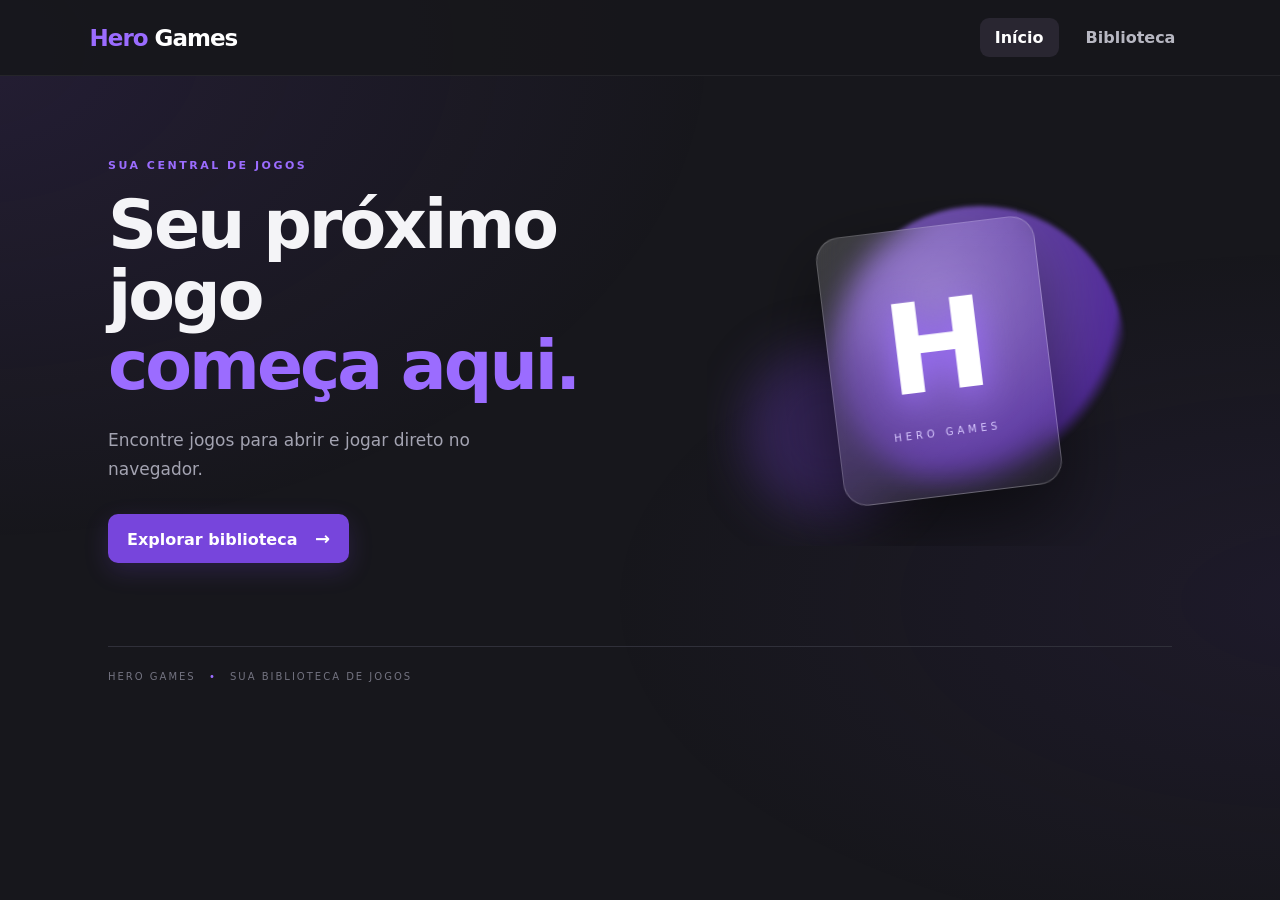
<file: index.html>
<!doctype html>
<html lang="pt-BR">
<head>
  <meta charset="utf-8">
  <meta name="viewport" content="width=device-width, initial-scale=1">
  <meta name="theme-color" content="#17171c">
  <title>Hero Games</title>
  <link rel="stylesheet" href="./style.css">
</head>
<body>
  <header class="topbar">
    <a class="brand" href="#inicio" aria-label="Hero Games"><span>Hero</span> Games</a>
    <nav>
      <button class="nav-link active" data-page="inicio">Início</button>
      <button class="nav-link" data-page="biblioteca">Biblioteca</button>
    </nav>
  </header>

  <main>
    <section id="inicio" class="page active">
      <div class="hero">
        <div class="hero-copy">
          <p class="eyebrow">SUA CENTRAL DE JOGOS</p>
          <h1>Seu próximo jogo<br><span>começa aqui.</span></h1>
          <p class="hero-description">Encontre jogos para abrir e jogar direto no navegador.</p>
          <button class="primary-button" id="explore-button">Explorar biblioteca <span>→</span></button>
        </div>
        <div class="hero-art" aria-hidden="true">
          <div class="orb orb-one"></div><div class="orb orb-two"></div>
          <div class="art-card"><span class="art-symbol">H</span><span class="art-caption">HERO GAMES</span></div>
        </div>
      </div>
      <footer class="home-footer">HERO GAMES <span>•</span> SUA BIBLIOTECA DE JOGOS</footer>
    </section>

    <section id="biblioteca" class="page">
      <div class="library-heading">
        <div><p class="eyebrow">CATÁLOGO</p><h1>Biblioteca</h1><p class="muted">Escolha um jogo e comece a jogar.</p></div>
        <div class="game-count" id="game-count">0 jogos</div>
      </div>
      <label class="search-wrap"><span>⌕</span><input id="search" type="search" placeholder="Pesquisar jogos..." autocomplete="off"></label>
      <div id="game-list" class="game-list"></div>
      <p id="empty-state" class="empty-state" hidden>Nenhum jogo encontrado.</p>
      <p id="load-error" class="error-state" hidden>Não foi possível carregar o catálogo. Confira se o arquivo <b>games.json</b> está na mesma pasta do index.html.</p>
    </section>
  </main>
  <script src="./script.js"></script>
</body>
</html>
</file>
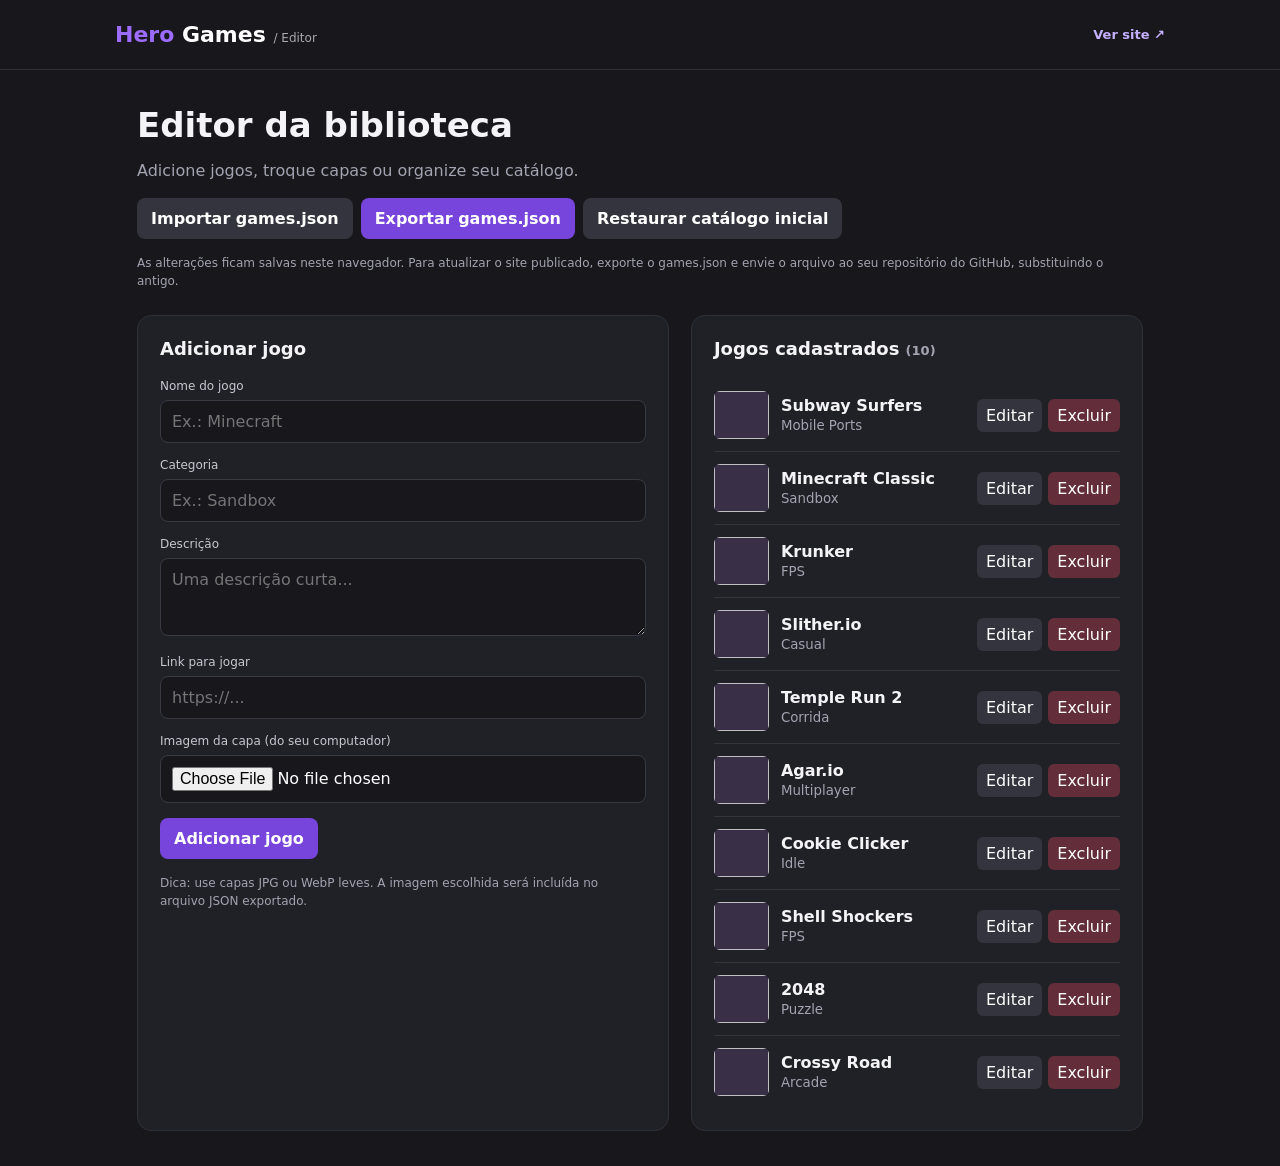
<file: editor.html>
<!doctype html>
<html lang="pt-BR">
<head>
<meta charset="utf-8"><meta name="viewport" content="width=device-width,initial-scale=1">
<title>Editor | Hero Games</title>
<style>
*{box-sizing:border-box}body{margin:0;background:#17171c;color:#f4f4f7;font-family:Inter,system-ui,sans-serif}button,input,textarea{font:inherit}
header{padding:22px max(22px,calc((100% - 1050px)/2));border-bottom:1px solid #30303a;display:flex;justify-content:space-between;align-items:center}header a{color:#fff;text-decoration:none;font-size:22px;font-weight:800}header a span{color:#9b6cff}.wrap{max-width:1050px;margin:35px auto;padding:0 22px}.intro h1{font-size:34px;margin:0 0 8px}.intro p,.hint{color:#a3a3b1}.layout{display:grid;grid-template-columns: minmax(0,1fr) minmax(280px,.85fr);gap:22px;margin-top:25px}.panel{background:#202027;border:1px solid #30303a;border-radius:14px;padding:22px}.panel h2{font-size:18px;margin:0 0 20px}.field{display:block;margin-bottom:15px}.field span{display:block;font-size:12px;color:#c7c7d0;margin-bottom:7px}.field input,.field textarea{width:100%;background:#17171c;border:1px solid #393944;border-radius:8px;padding:11px;color:#fff;outline:none}.field input:focus,.field textarea:focus{border-color:#9b6cff}.field textarea{min-height:78px;resize:vertical}.actions{display:flex;gap:9px;flex-wrap:wrap}.btn{border:0;border-radius:8px;padding:11px 14px;background:#7745dc;color:#fff;font-weight:700;cursor:pointer}.btn.secondary{background:#34343e}.btn.danger{background:#632e39}.btn:hover{filter:brightness(1.15)}.preview{width:100%;height:145px;object-fit:cover;border-radius:8px;background:#292631;margin:0 0 13px}.game-row{display:flex;gap:12px;align-items:center;padding:12px 0;border-bottom:1px solid #34343e}.game-row:last-child{border:0}.thumb{width:55px;height:48px;border-radius:6px;object-fit:cover;background:#393047}.row-info{min-width:0;flex:1}.row-info strong{display:block;overflow:hidden;text-overflow:ellipsis;white-space:nowrap}.row-info small{color:#a3a3b1}.row-actions{display:flex;gap:6px}.row-actions button{border:0;border-radius:6px;padding:7px 9px;background:#34343e;color:white;cursor:pointer}.row-actions .delete{background:#632e39}.notice{font-size:12px;line-height:1.5;color:#a3a3b1;margin-top:15px}.top-actions{display:flex;gap:8px;flex-wrap:wrap;margin-top:18px}@media(max-width:760px){.layout{grid-template-columns:1fr}.intro h1{font-size:29px}}
</style>
</head>
<body>
<header><a href="./index.html"><span>Hero</span> Games <small style="font-size:12px;color:#aaa;font-weight:500">/ Editor</small></a><a href="./index.html" style="font-size:13px;color:#c5b0ff">Ver site ↗</a></header>
<main class="wrap">
<div class="intro"><h1>Editor da biblioteca</h1><p>Adicione jogos, troque capas ou organize seu catálogo.</p></div>
<div class="top-actions">
<button class="btn secondary" id="importBtn">Importar games.json</button><input type="file" id="importFile" accept=".json,application/json" hidden>
<button class="btn" id="exportBtn">Exportar games.json</button>
<button class="btn secondary" id="restoreBtn">Restaurar catálogo inicial</button>
</div>
<p class="notice">As alterações ficam salvas neste navegador. Para atualizar o site publicado, exporte o games.json e envie o arquivo ao seu repositório do GitHub, substituindo o antigo.</p>
<div class="layout">
<section class="panel">
<h2 id="formTitle">Adicionar jogo</h2>
<form id="gameForm">
<label class="field"><span>Nome do jogo</span><input id="name" required maxlength="70" placeholder="Ex.: Minecraft"></label>
<label class="field"><span>Categoria</span><input id="category" maxlength="35" placeholder="Ex.: Sandbox"></label>
<label class="field"><span>Descrição</span><textarea id="description" maxlength="220" placeholder="Uma descrição curta..."></textarea></label>
<label class="field"><span>Link para jogar</span><input id="url" type="url" required placeholder="https://..."></label>
<label class="field"><span>Imagem da capa (do seu computador)</span><input id="imageFile" type="file" accept="image/*"></label>
<img id="preview" class="preview" alt="Prévia da capa" hidden>
<div class="actions"><button class="btn" type="submit" id="saveBtn">Adicionar jogo</button><button class="btn secondary" type="button" id="cancelBtn" hidden>Cancelar edição</button></div>
</form>
<p class="notice">Dica: use capas JPG ou WebP leves. A imagem escolhida será incluída no arquivo JSON exportado.</p>
</section>
<section class="panel">
<h2>Jogos cadastrados <span id="total" style="color:#a3a3b1;font-size:13px"></span></h2>
<div id="gamesList"></div>
</section>
</div>
</main>
<script>
const initialGames = [{"id": "subway-surfers", "name": "Subway Surfers", "category": "Mobile Ports", "description": "Corra pelos trilhos, desvie dos trens e tente fazer a maior pontuação.", "image": "", "url": "https://poki.com/br/g/subway-surfers"}, {"id": "minecraft-classic", "name": "Minecraft Classic", "category": "Sandbox", "description": "Construa livremente no Minecraft clássico direto pelo navegador.", "image": "", "url": "https://classic.minecraft.net/"}, {"id": "krunker", "name": "Krunker", "category": "FPS", "description": "Um jogo de tiro em primeira pessoa rápido e competitivo.", "image": "", "url": "https://krunker.io/"}, {"id": "slither-io", "name": "Slither.io", "category": "Casual", "description": "Controle sua cobrinha, colete pontos e cresça na arena.", "image": "", "url": "https://slither.io/"}, {"id": "temple-run-2", "name": "Temple Run 2", "category": "Corrida", "description": "Fuja pelos caminhos do templo, desviando dos obstáculos.", "image": "", "url": "https://poki.com/br/g/temple-run-2"}, {"id": "agar-io", "name": "Agar.io", "category": "Multiplayer", "description": "Comece pequeno, colete massa e tente dominar a arena.", "image": "", "url": "https://agar.io/"}, {"id": "cookie-clicker", "name": "Cookie Clicker", "category": "Idle", "description": "Clique para produzir biscoitos e desbloqueie melhorias.", "image": "", "url": "https://orteil.dashnet.org/cookieclicker/"}, {"id": "shell-shockers", "name": "Shell Shockers", "category": "FPS", "description": "Batalhas multiplayer divertidas com ovos armados.", "image": "", "url": "https://shellshock.io/"}, {"id": "2048", "name": "2048", "category": "Puzzle", "description": "Junte peças iguais e tente alcançar o número 2048.", "image": "", "url": "https://play2048.co/"}, {"id": "crossy-road", "name": "Crossy Road", "category": "Arcade", "description": "Atravesse ruas, rios e trilhos sem ser atingido.", "image": "", "url": "https://poki.com/br/g/crossy-road"}];
const KEY = "heroGamesCatalog";
let games = loadSaved();
let editingId = null;
let selectedImage = "";
const $ = id => document.getElementById(id);
function loadSaved(){try{const value=localStorage.getItem(KEY);return value?JSON.parse(value):structuredClone(initialGames)}catch{return structuredClone(initialGames)}}
function persist(){localStorage.setItem(KEY,JSON.stringify(games));render()}
function render(){
  $("total").textContent=`(${games.length})`;const root=$("gamesList");root.innerHTML="";
  if(!games.length){root.innerHTML='<p class="hint">Nenhum jogo cadastrado ainda.</p>';return}
  games.forEach(game=>{
    const row=document.createElement("div");row.className="game-row";
    const img=document.createElement("img");img.className="thumb";img.alt="";if(game.image)img.src=game.image;
    const info=document.createElement("div");info.className="row-info";
    const strong=document.createElement("strong");strong.textContent=game.name;
    const small=document.createElement("small");small.textContent=game.category||"Geral";info.append(strong,small);
    const actions=document.createElement("div");actions.className="row-actions";
    const edit=document.createElement("button");edit.textContent="Editar";edit.onclick=()=>editGame(game.id);
    const del=document.createElement("button");del.textContent="Excluir";del.className="delete";del.onclick=()=>{if(confirm(`Excluir ${game.name}?`)){games=games.filter(g=>g.id!==game.id);if(editingId===game.id)resetForm();persist()}};
    actions.append(edit,del);row.append(img,info,actions);root.append(row);
  });
}
function resetForm(){editingId=null;selectedImage="";$("gameForm").reset();$("preview").hidden=true;$("formTitle").textContent="Adicionar jogo";$("saveBtn").textContent="Adicionar jogo";$("cancelBtn").hidden=true}
function editGame(id){const game=games.find(g=>g.id===id);if(!game)return;editingId=id;selectedImage=game.image||"";$("name").value=game.name||"";$("category").value=game.category||"";$("description").value=game.description||"";$("url").value=game.url||"";$("formTitle").textContent="Editar jogo";$("saveBtn").textContent="Salvar alterações";$("cancelBtn").hidden=false;if(selectedImage){$("preview").src=selectedImage;$("preview").hidden=false}else $("preview").hidden=true;window.scrollTo({top:0,behavior:"smooth"})}
$("imageFile").addEventListener("change",event=>{
  const file=event.target.files[0];if(!file)return;
  if(!file.type.startsWith("image/")){alert("Escolha um arquivo de imagem.");return}
  if(file.size>8*1024*1024){alert("Essa imagem tem mais de 8 MB. Escolha uma versão menor.");event.target.value="";return}
  const reader=new FileReader();reader.onload=()=>{const img=new Image();img.onload=()=>{
    const max=1000,scale=Math.min(1,max/Math.max(img.width,img.height));const canvas=document.createElement("canvas");canvas.width=Math.round(img.width*scale);canvas.height=Math.round(img.height*scale);canvas.getContext("2d").drawImage(img,0,0,canvas.width,canvas.height);
    selectedImage=canvas.toDataURL("image/jpeg",.78);$("preview").src=selectedImage;$("preview").hidden=false;
  };img.src=reader.result};reader.readAsDataURL(file);
});
$("gameForm").addEventListener("submit",event=>{
  event.preventDefault();const name=$("name").value.trim(),url=$("url").value.trim();
  if(!/^https?:\/\//i.test(url)){alert("O link precisa começar com http:// ou https://");return}
  const game={id:editingId||("game-"+Date.now()),name,category:$("category").value.trim()||"Geral",description:$("description").value.trim(),image:selectedImage,url};
  if(editingId){const index=games.findIndex(g=>g.id===editingId);games[index]=game}else games.push(game);
  resetForm();persist();
});
$("cancelBtn").onclick=resetForm;
$("exportBtn").onclick=()=>{
  const blob=new Blob([JSON.stringify(games,null,2)],{type:"application/json"});const url=URL.createObjectURL(blob);const a=document.createElement("a");a.href=url;a.download="games.json";a.click();URL.revokeObjectURL(url);
};
$("importBtn").onclick=()=>$("importFile").click();
$("importFile").addEventListener("change",event=>{
  const file=event.target.files[0];if(!file)return;const reader=new FileReader();
  reader.onload=()=>{try{const data=JSON.parse(reader.result);if(!Array.isArray(data)||!data.every(g=>g&&typeof g.name==="string"&&typeof g.url==="string"))throw new Error();games=data;persist();resetForm();alert("Catálogo importado!")}catch{alert("Esse arquivo não parece ser um games.json válido.")}event.target.value=""};reader.readAsText(file);
});
$("restoreBtn").onclick=()=>{if(confirm("Isso vai substituir o catálogo salvo neste navegador pelo catálogo inicial. Continuar?")){games=structuredClone(initialGames);persist();resetForm()}};
render();
</script>
</body>
</html>
</file>
<file: style.css>
*{box-sizing:border-box}
:root{color-scheme:dark;--bg:#17171c;--panel:#202027;--panel2:#25252e;--text:#f4f4f7;--muted:#a3a3b1;--purple:#9b6cff;--purple2:#7745dc;--line:#30303a}
html{scroll-behavior:smooth}
body{margin:0;background:var(--bg);color:var(--text);font-family:Inter,ui-sans-serif,system-ui,-apple-system,BlinkMacSystemFont,"Segoe UI",sans-serif;min-height:100vh;position:relative;isolation:isolate}
body::before{content:"";position:fixed;inset:-20%;z-index:-1;pointer-events:none;background:radial-gradient(ellipse at 12% 18%,rgba(125,76,220,.13),transparent 34%),radial-gradient(ellipse at 88% 62%,rgba(89,54,160,.11),transparent 32%);animation:ambient-drift 18s ease-in-out infinite alternate}
@keyframes ambient-drift{from{transform:translate3d(-1.5%,0,0) scale(1)}to{transform:translate3d(1.5%,1%,0) scale(1.04)}}
button,input{font:inherit}
.topbar{height:76px;padding:0 clamp(22px,7vw,110px);display:flex;align-items:center;justify-content:space-between;border-bottom:1px solid rgba(255,255,255,.06);background:rgba(23,23,28,.92)}
.brand{font-size:23px;font-weight:800;letter-spacing:-1px;color:#fff;text-decoration:none}.brand span{color:var(--purple)}
nav{display:flex;gap:12px}.nav-link{border:0;background:transparent;color:#b7b7c2;padding:10px 15px;border-radius:9px;cursor:pointer;font-weight:600}.nav-link:hover,.nav-link.active{color:#fff;background:#292631}
main{max-width:1120px;margin:auto;padding:0 28px}
.page{display:none;min-height:calc(100vh - 76px)}.page.active{display:block;animation:page-enter .42s cubic-bezier(.2,.7,.2,1) both}
@keyframes page-enter{from{opacity:0;transform:translateY(10px)}to{opacity:1;transform:translateY(0)}}
.hero{min-height:570px;display:grid;grid-template-columns:1.1fr .9fr;align-items:center;gap:30px}
.eyebrow{font-size:11px;letter-spacing:2.5px;color:var(--purple);font-weight:800;margin:0 0 18px}
h1{font-size:clamp(42px,6vw,68px);line-height:1.04;letter-spacing:-3px;margin:0;font-weight:800}
.hero h1 span{color:var(--purple)}
.hero-description{color:var(--muted);font-size:17px;line-height:1.7;max-width:420px;margin:24px 0 30px}
.primary-button{position:relative;overflow:hidden;border:0;border-radius:10px;background:var(--purple2);color:white;padding:14px 19px;font-weight:700;cursor:pointer;box-shadow:0 8px 25px rgba(119,69,220,.2);transition:transform .2s ease,background .2s ease,box-shadow .2s ease}
.primary-button::after,.play-button::after{content:"";position:absolute;top:-60%;left:-75%;width:45%;height:220%;transform:rotate(25deg);background:rgba(255,255,255,.2);transition:left .55s ease}
.primary-button:hover::after,.play-button:hover::after{left:140%}
.primary-button:hover{background:#8958eb;transform:translateY(-2px);box-shadow:0 12px 30px rgba(119,69,220,.32)}.primary-button span{margin-left:12px;font-size:18px}
.hero-art{height:370px;position:relative;display:grid;place-items:center;overflow:hidden}
.orb{position:absolute;border-radius:50%;filter:blur(2px)}.orb-one{width:290px;height:290px;background:radial-gradient(circle at 35% 30%,#b18bff,#6734c5 65%,transparent 70%);opacity:.75;right:10%;top:8%}.orb-two{width:170px;height:170px;background:#50308e;opacity:.5;bottom:8%;left:8%;filter:blur(25px)}
.art-card{z-index:1;width:220px;height:270px;border:1px solid rgba(255,255,255,.22);border-radius:24px;background:linear-gradient(145deg,rgba(255,255,255,.16),rgba(255,255,255,.035));backdrop-filter:blur(14px);box-shadow:0 30px 80px #0008;display:flex;flex-direction:column;align-items:center;justify-content:center;transform:rotate(-7deg)}
.art-symbol{font-size:125px;line-height:1;font-weight:900;color:#fff;text-shadow:0 8px 35px #9b6cff}.art-caption{font-size:10px;letter-spacing:4px;color:#d8c9ff;margin-top:18px}
.home-footer{border-top:1px solid var(--line);padding:24px 0;color:#737380;font-size:10px;letter-spacing:2px}.home-footer span{color:var(--purple);padding:0 8px}
.library-heading{display:flex;justify-content:space-between;align-items:end;padding:55px 0 25px}.library-heading h1{font-size:48px;letter-spacing:-2px}.muted{color:var(--muted);margin:12px 0 0}.game-count{font-size:13px;color:var(--muted);padding-bottom:8px}
.search-wrap{height:52px;display:flex;align-items:center;gap:12px;padding:0 16px;border:1px solid var(--line);border-radius:11px;background:#1e1e25;margin-bottom:24px;color:#aaa}.search-wrap span{font-size:25px}.search-wrap input{width:100%;border:0;outline:0;background:transparent;color:#fff;font-size:14px}
.game-list{display:grid;gap:14px;padding-bottom:60px}
.game-card{display:grid;grid-template-columns:210px 1fr auto;gap:22px;align-items:center;padding:13px;border:1px solid var(--line);border-radius:14px;background:var(--panel);min-height:148px;transition:transform .22s ease,border-color .22s ease,background .22s ease,box-shadow .22s ease;animation:card-enter .48s both;animation-delay:var(--card-delay,0ms)}
@keyframes card-enter{from{opacity:0;transform:translateY(14px) scale(.985)}to{opacity:1;transform:translateY(0) scale(1)}}
.game-card:hover{border-color:#7954b8;background:#262430;transform:translateY(-4px);box-shadow:0 12px 28px rgba(0,0,0,.2)}
.game-cover{width:100%;height:120px;border-radius:9px;object-fit:cover;background:linear-gradient(135deg,#39265e,#242430);display:grid;place-items:center;overflow:hidden}
.game-cover img{width:100%;height:100%;object-fit:cover}.cover-placeholder{font-size:38px;font-weight:900;color:#c7aaff}
.game-info h2{font-size:19px;margin:0 0 8px}.game-info p{font-size:13px;line-height:1.55;color:var(--muted);margin:0 0 10px}.category{font-size:10px;letter-spacing:1px;text-transform:uppercase;color:#c2a8ff;background:#35284c;padding:5px 8px;border-radius:5px;display:inline-block}
.play-button{position:relative;overflow:hidden;border:0;border-radius:9px;background:var(--purple2);color:#fff;padding:11px 16px;font-size:13px;font-weight:700;cursor:pointer;white-space:nowrap;transition:transform .18s ease,background .18s ease,box-shadow .18s ease}.play-button:hover{background:#8958eb;transform:translateY(-2px);box-shadow:0 7px 18px rgba(119,69,220,.3)}.play-button:active,.primary-button:active{transform:scale(.97)}
.empty-state,.error-state{text-align:center;color:var(--muted);padding:35px}.error-state{color:#ff9999}
@media(max-width:700px){.topbar{height:68px;padding:0 18px}.brand{font-size:20px}main{padding:0 18px}.hero{grid-template-columns:1fr;min-height:auto;padding:75px 0 35px}.hero-art{height:260px;grid-row:1}.hero-copy{grid-row:2}.art-card{width:160px;height:200px}.art-symbol{font-size:90px}.orb-one{width:220px;height:220px}.library-heading{padding-top:38px}.library-heading h1{font-size:40px}.game-card{grid-template-columns:105px 1fr;gap:13px}.game-cover{height:105px}.game-info h2{font-size:16px}.game-info p{font-size:12px}.play-button{grid-column:2;justify-self:start;padding:9px 13px}.game-count{font-size:11px}}

@media(prefers-reduced-motion:reduce){*,*::before,*::after{animation-duration:.01ms!important;animation-iteration-count:1!important;scroll-behavior:auto!important;transition-duration:.01ms!important}}
</file>
